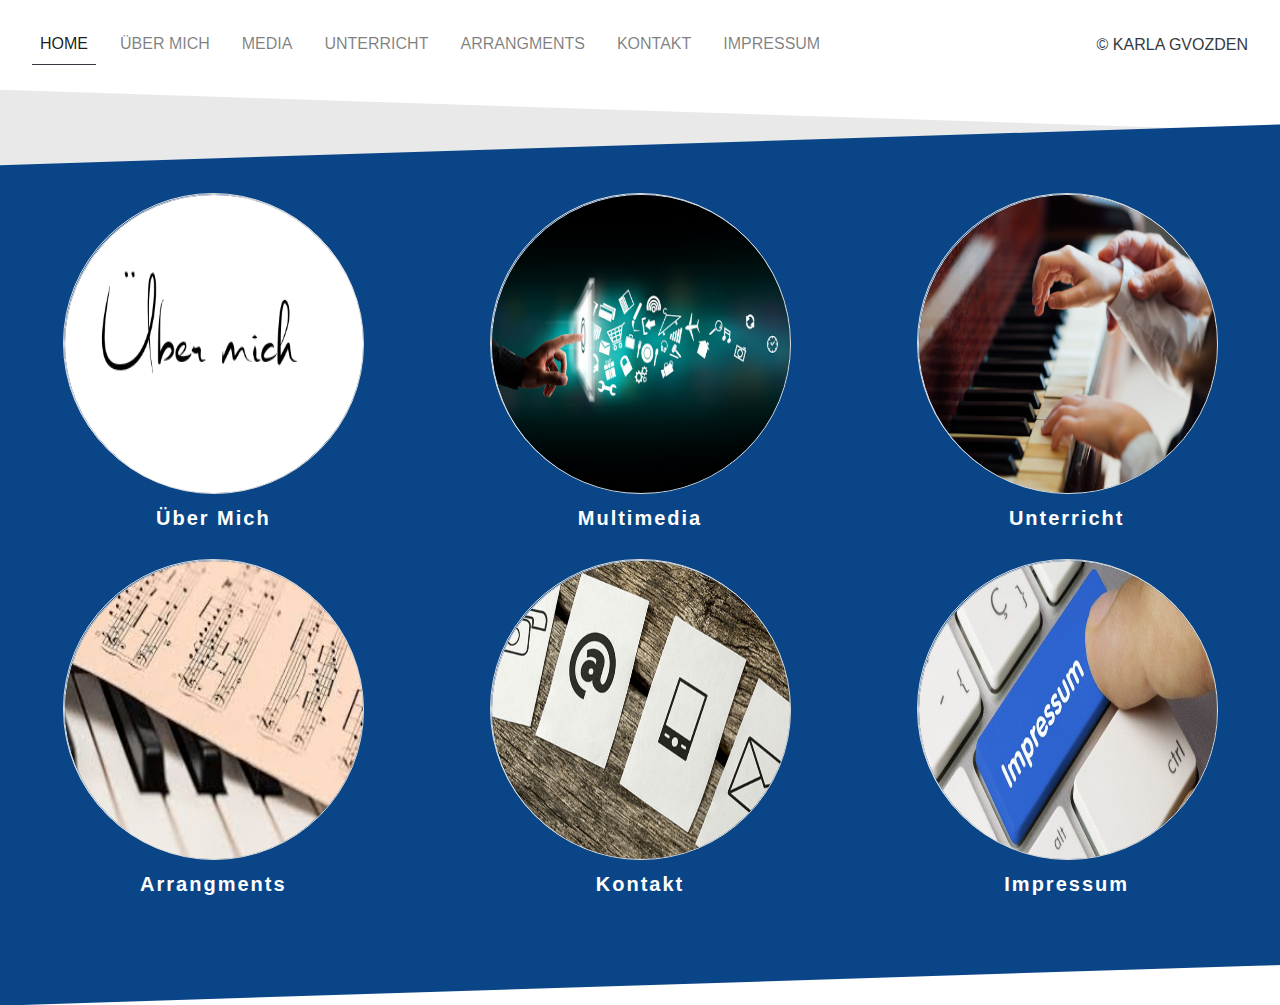
<file: index.html>
<!DOCTYPE html>
<html lang="en">
<head>
    <meta charset="UTF-8">
    <meta name="viewport" content="width=device-width, initial-scale=1.0">
    <title>Home Page</title>
    <script src="jquery.min.js"></script>
    <script src="bootstrap.min.js"></script>
    <link rel="stylesheet" href="bootstrap.css">
    <link rel="stylesheet" href="style.css">
</head>
<body>
    <nav class="navbar navbar-expand-lg m-3 navbar-light" role="navigation">
        <button class="navbar-toggler" type="button" data-toggle="collapse" data-target="#navbarText" aria-controls="navbarText" aria-expanded="false" aria-label="Toggle navigation">
        <span class="navbar-toggler-icon"></span>
        </button>
        <div class="collapse navbar-collapse" id="navbarText">
          <ul class="navbar-nav mr-auto">
            <li class="nav-item active">
              <a class="nav-link border-bottom border-dark" href="">HOME<span class="sr-only border-bottom">(current)</span></a>
            </li>
            <li class="nav-item ml-3">
              <a class="nav-link" href="about.html">ÜBER MICH</a>
            </li>
            <li class="nav-item ml-3">
              <a class="nav-link" href="media.html">MEDIA</a>
            </li>
            <li class="nav-item ml-3">
              <a class="nav-link" href="unterricht.html">UNTERRICHT</a>
            </li>
            <li class="nav-item ml-3">
              <a class="nav-link" href="arrangments.html">ARRANGMENTS</a>
            </li>
            <li class="nav-item ml-3">
              <a class="nav-link" href="contact.html">KONTAKT</a>
            </li>
            <li class="nav-item ml-3">
              <a class="nav-link" href="impressum.html">IMPRESSUM</a>
            </li>
          </ul>
          <span class="navbar-text text-dark">
            &copy; KARLA GVOZDEN
          </span>
        </div>
    </nav>

        <!-- <div class="cms-block-container-row row cms-row ">
            <div class="col-12">
                <div class="cms-element-image">
                    <div class="">
                        <img src="assets/keil_oben.svg" class="" data-object-fit="cover" style="margin-bottom: -10px;"/>
                    </div>
                </div>
            </div>
        </div> -->


    <div class="container-fluid">
      <div class="row">
        <div class="col-12 p-0 m-0">
          <div>
            <img src="assets/keil_oben.svg" class="" data-object-fit="cover" style="object-fit: cover; min-height: 80px;"/>
          </div>
        </div>
      </div>

      <div class="row d-flex justify-content-between pt-4 container-style">
        <div class="col-12 col-md-6 col-lg-4 image-text-wrapper">
          <a href="about.html" class="a-img-style">
          <img class="img-style" src="assets/Über-mich.png" />
          </a>
          <p class="text-style"><a class="a-text-style" href="about.html"><a class="a-text-style" href="about.html">Über Mich</a></p>
        </div>
        <div class="col-12 col-md-6 col-lg-4 image-text-wrapper">
          <a href="media.html" class="a-img-style">
          <img class="img-style" src="assets/multimedia.jpg" />
          </a>
          <p class="text-style"><a class="a-text-style" href="media.html">Multimedia</a></p>
        </div>
        <div class="col-12 col-md-6 col-lg-4 image-text-wrapper"> 
          <a href="unterricht.html" class="a-img-style">
          <img class="img-style" src="assets/unterricht.jpg" stlye="object-fit: cover;" />
          </a>
          <p class="text-style"><a class="a-text-style" href="unterricht.html">Unterricht</a></p>
        </div>
      </div>

      <div class="row d-flex justify-content-between container-style">
        <div class="col-12 col-md-6 col-lg-4 image-text-wrapper">
          <a href="arrangments.html" class="a-img-style">
          <img class="img-style" src="assets/arrangement.jpg" />
          </a>
          <p class="text-style"><a class="a-text-style" href="arrangments.html">Arrangments</a></p>
        </div>
        <div class="col-12 col-md-6 col-lg-4 image-text-wrapper"> 
          <a href="contact.html" class="a-img-style">
          <img class="img-style" src="assets/kontakt.jpg" />
          </a>
          <p class="text-style"><a class="a-text-style" href="contact.html">Kontakt</a></p>
        </div>
        <div class="col-12 col-md-6 col-lg-4 image-text-wrapper"> 
          <a href="impressum.html" class="a-img-style">
          <img class="img-style" src="assets/impressum.jpg" stlye="object-fit: cover;" />
          </a>
          <p class="text-style"><a class="a-text-style" href="impressum.html">Impressum</a></p>
        </div>
      </div>

      <div class="row">
        <div class="col-12 p-0 m-0">
          <div class="cms-image-container is-cover" style="min-height: 80px;">
            <img src="assets/keil_unten.svg" class="cms-image" style="object-fit: cover; min-height: 80px;" />
          </div>
        </div>
      </div>

    </div>

            
</body>
</html>
</file>
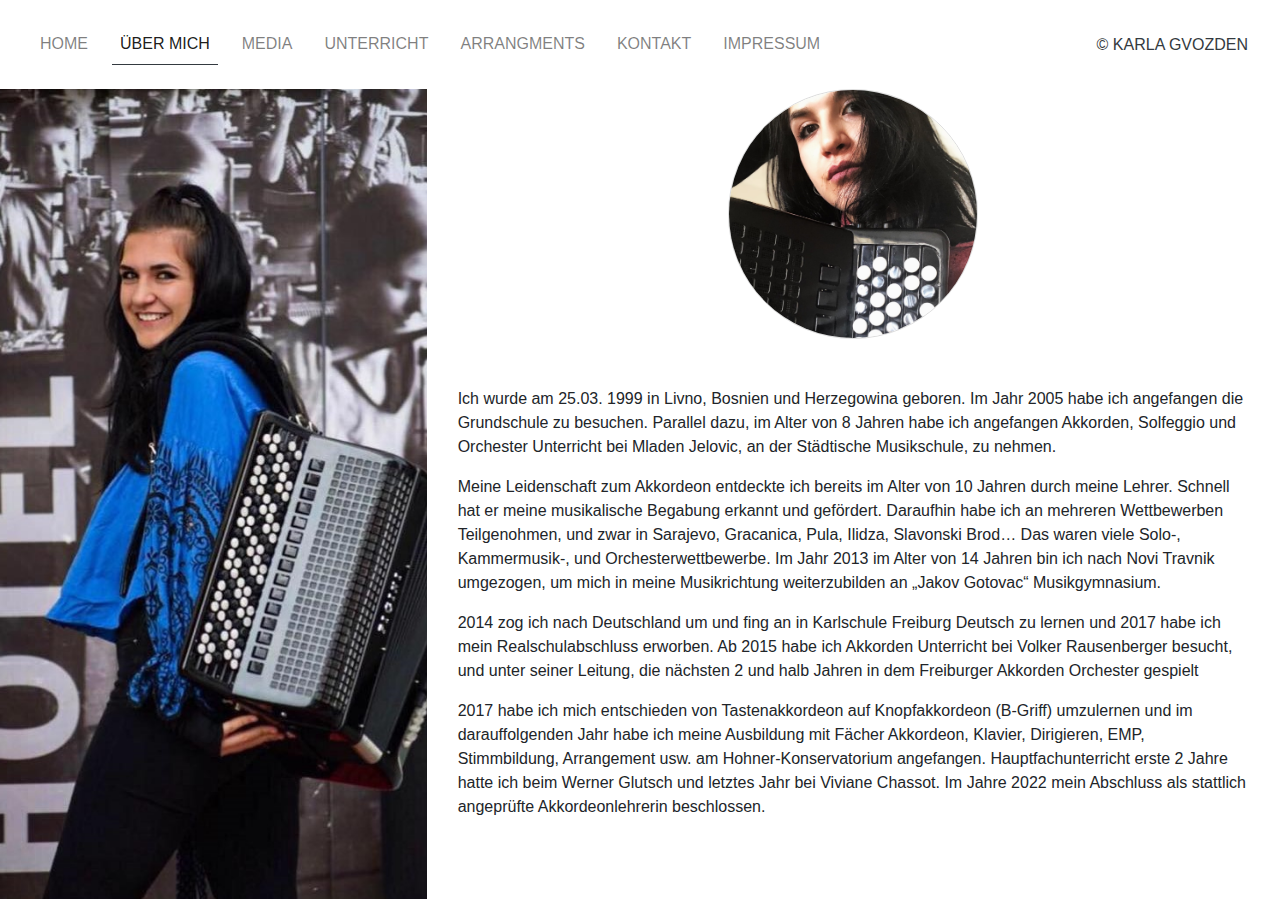
<file: about.html>
<!DOCTYPE html>
<html lang="en">
<head>
    <meta charset="UTF-8">
    <meta name="viewport" content="width=device-width, initial-scale=1.0">
    <script src="jquery.min.js"></script>
    <script src="bootstrap.min.js"></script>
    <link rel="stylesheet" href="bootstrap.css">
    <link rel="stylesheet" href="style.css">
    <title>About me</title>
</head>
<body>
  <nav class="navbar navbar-expand-lg m-3 navbar-light" role="navigation">
    <button class="navbar-toggler" type="button" data-toggle="collapse" data-target="#navbarText" aria-controls="navbarText" aria-expanded="false" aria-label="Toggle navigation">
    <span class="navbar-toggler-icon"></span>
    </button>
    <div class="collapse navbar-collapse" id="navbarText">
      <ul class="navbar-nav mr-auto">
        <li class="nav-item">
          <a class="nav-link" href="index.html">HOME</a>
        </li>
        <li class="nav-item active ml-3">
          <a class="nav-link border-bottom border-dark" href="">ÜBER MICH<span class="sr-only border-bottom">(current)</span></a>
        </li>
        <li class="nav-item ml-3">
          <a class="nav-link" href="media.html">MEDIA</a>
        </li>
        <li class="nav-item ml-3">
          <a class="nav-link" href="unterricht.html">UNTERRICHT</a>
        </li>
        <li class="nav-item ml-3">
          <a class="nav-link" href="arrangments.html">ARRANGMENTS</a>
        </li>
        <li class="nav-item ml-3">
          <a class="nav-link" href="contact.html">KONTAKT</a>
        </li>
        <li class="nav-item ml-3">
          <a class="nav-link" href="impressum.html">IMPRESSUM</a>
        </li>
      </ul>
      <span class="navbar-text text-dark">
        &copy; KARLA GVOZDEN
      </span>
    </div>
</nav>

    <div class="container-fluid" style="height: 90%;">
      <div class="row h-100">
        <div class="d-none d-md-block col-md-4 image-left">
    
        </div>
        <div class="col-md-8 mb-3">
          <div style="display: flex; justify-content: center;">
            <img class="img-style-about-me" src="assets/image8.jpeg" style="object-fit: cover;" />
          </div>
          <div class="mt-5 ml-3 mr-3">
          <p>
            Ich wurde am 25.03. 1999 in Livno, Bosnien und Herzegowina geboren. Im Jahr 2005 habe
            ich angefangen die Grundschule zu besuchen. Parallel dazu, im Alter von 8 Jahren habe ich
            angefangen Akkorden, Solfeggio und Orchester Unterricht bei Mladen Jelovic, an der
            Städtische Musikschule, zu nehmen.
          </p>
          <p>
            Meine Leidenschaft zum Akkordeon entdeckte ich bereits im Alter von 10 Jahren durch
            meine Lehrer. Schnell hat er meine musikalische Begabung erkannt und gefördert. Daraufhin
            habe ich an mehreren Wettbewerben Teilgenohmen, und zwar in Sarajevo, Gracanica, Pula,
            Ilidza, Slavonski Brod… Das waren viele Solo-, Kammermusik-, und Orchesterwettbewerbe.
            Im Jahr 2013 im Alter von 14 Jahren bin ich nach Novi Travnik umgezogen, um mich in
            meine Musikrichtung weiterzubilden an „Jakov Gotovac“ Musikgymnasium.
          </p>
          <p>
            2014 zog ich nach Deutschland um und fing an in Karlschule Freiburg Deutsch zu lernen und
            2017 habe ich mein Realschulabschluss erworben. Ab 2015 habe ich Akkorden Unterricht
            bei Volker Rausenberger besucht, und unter seiner Leitung, die nächsten 2 und halb Jahren
            in dem Freiburger Akkorden Orchester gespielt
          </p>
          <p>
            2017 habe ich mich entschieden von Tastenakkordeon auf Knopfakkordeon (B-Griff)
            umzulernen und im darauffolgenden Jahr habe ich meine Ausbildung mit Fächer Akkordeon,
            Klavier, Dirigieren, EMP, Stimmbildung, Arrangement usw. am Hohner-Konservatorium
            angefangen. Hauptfachunterricht erste 2 Jahre hatte ich beim Werner Glutsch und letztes
            Jahr bei Viviane Chassot. Im Jahre 2022 mein Abschluss als stattlich angeprüfte
            Akkordeonlehrerin beschlossen.
          </p>
          </div>
        </div>
      </div>
    </div>
</body>
</html>
</file>
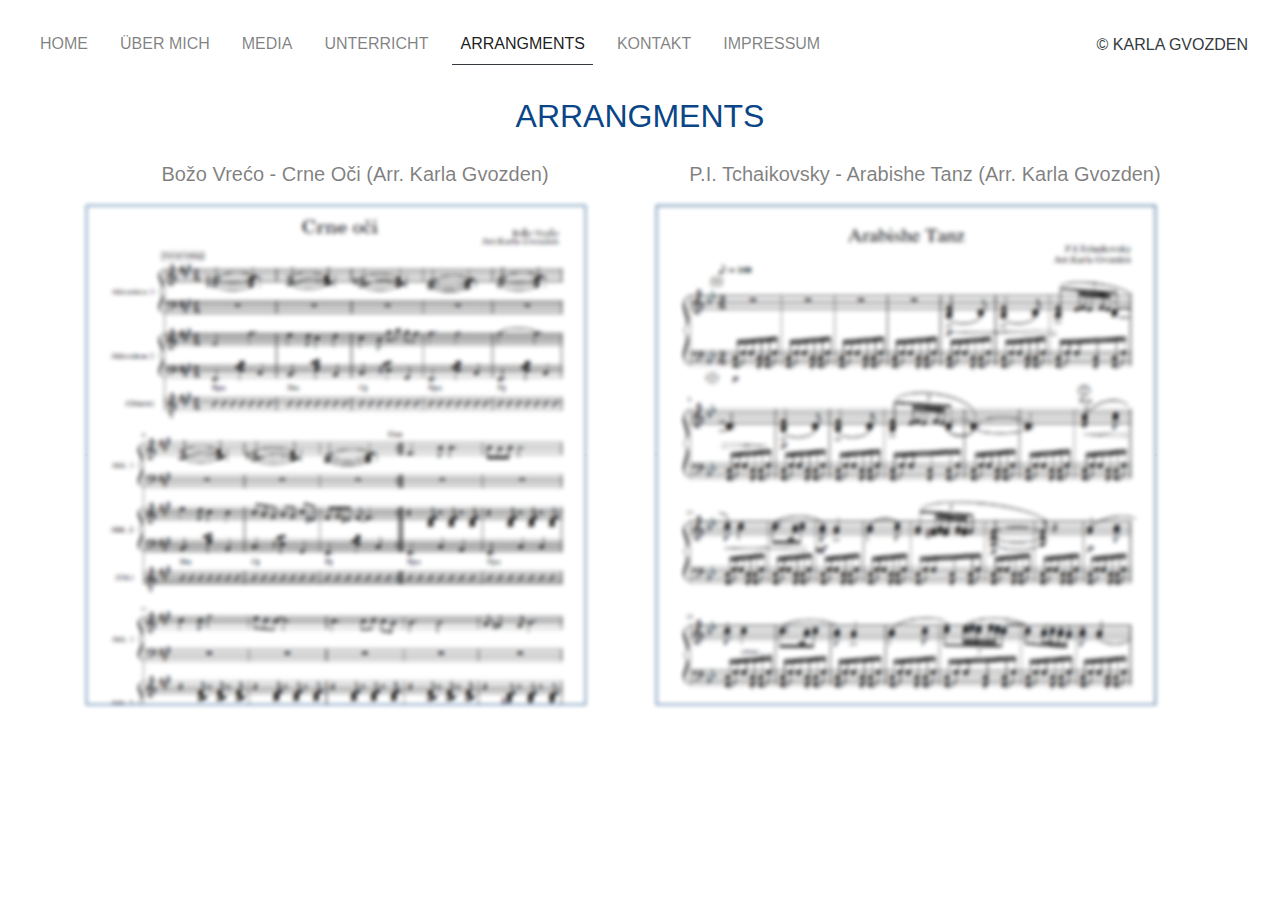
<file: arrangments.html>
<!DOCTYPE html>
<html lang="en">
<head>
    <meta charset="UTF-8">
    <meta name="viewport" content="width=device-width, initial-scale=1.0">
    <script src="jquery.min.js"></script>
    <script src="bootstrap.min.js"></script>
    <link rel="stylesheet" href="bootstrap.css">
    <link rel="stylesheet" href="style.css">
    <title>About me</title>
</head>
<body>
  <nav class="navbar navbar-expand-lg m-3 navbar-light" role="navigation">
    <button class="navbar-toggler" type="button" data-toggle="collapse" data-target="#navbarText" aria-controls="navbarText" aria-expanded="false" aria-label="Toggle navigation">
    <span class="navbar-toggler-icon"></span>
    </button>
    <div class="collapse navbar-collapse" id="navbarText">
      <ul class="navbar-nav mr-auto">
        <li class="nav-item">
          <a class="nav-link" href="index.html">HOME</a>
        </li>
        <li class="nav-item ml-3">
          <a class="nav-link" href="about.html">ÜBER MICH</a>
        </li>
        <li class="nav-item ml-3">
          <a class="nav-link" href="media.html">MEDIA</a>
        </li>
        <li class="nav-item ml-3">
          <a class="nav-link" href="unterricht.html">UNTERRICHT</a>
        </li>
        <li class="nav-item active ml-3">
          <a class="nav-link border-bottom border-dark">ARRANGMENTS<span class="sr-only border-bottom">(current)</span></a>
        </li>
        <li class="nav-item ml-3">
          <a class="nav-link" href="contact.html">KONTAKT</a>
        </li>
        <li class="nav-item ml-3">
          <a class="nav-link" href="impressum.html">IMPRESSUM</a>
        </li>
      </ul>
      <span class="navbar-text text-dark">
        &copy; KARLA GVOZDEN
      </span>
    </div>
</nav>

<div class="container mt-4">
    <h2 class="text-center" style="color: #0A4687;">ARRANGMENTS</h2>
    <div class="row mt-4">
        <div class="col-12 col-lg-6 h-75">
            <p class="text-center" style="color: rgba(0,0,0,.5); font-size:20px;">Božo Vrećo - Crne Oči (Arr. Karla Gvozden)</p>
            <a target="_blank" class="a-img-style" href="assets/Crne Oci. karla.pdf">
            <img height="500px" width="500px" style="border: 1px solid #0A4687; filter: blur(2px);" src="assets/crneoci.png">
            </a>
        </div>
        <div class="col-12 col-lg-6 h-75">
            <p class="text-center" style="color: rgba(0,0,0,.5); font-size:20px;">P.I. Tchaikovsky - Arabishe Tanz (Arr. Karla Gvozden)</p>
            <a target="_blank" class="a-img-style" href="assets/Arabishe_Tanz.pdf">
            <img height="500px" style="border: 1px solid #0A4687; filter: blur(2px);" width="500px" src="assets/arabishe.png">
            </a>
        </div>
    </div>
</div>

</body>
</html>
</file>
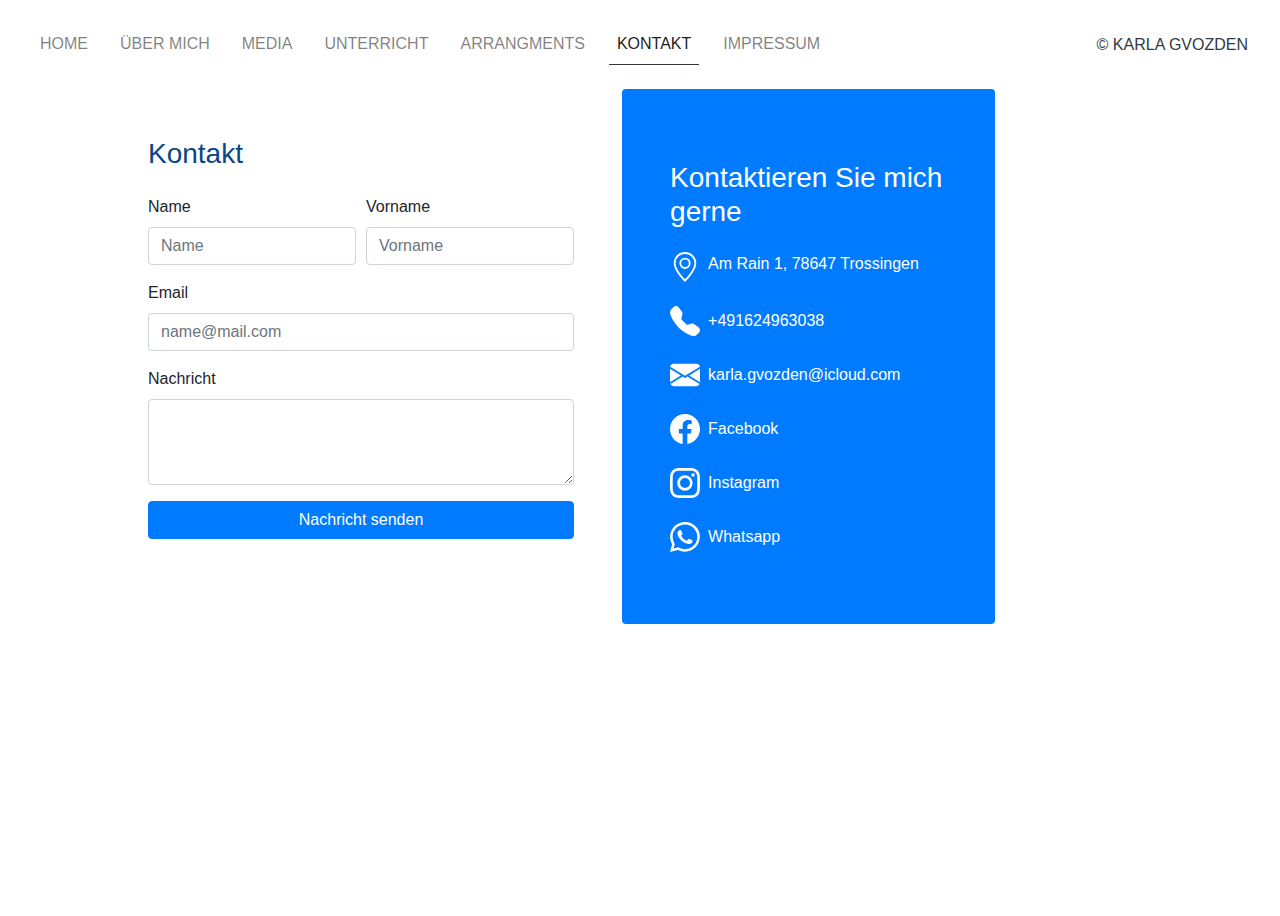
<file: contact.html>
<!DOCTYPE html>
<html lang="en">
<head>
    <meta charset="UTF-8">
    <meta name="viewport" content="width=device-width, initial-scale=1.0">
    <script src="jquery.min.js"></script>
    <script src="bootstrap.min.js"></script>
    <link rel="stylesheet" href="bootstrap.css">
    <link rel="stylesheet" href="style.css">
    <title>About me</title>
</head>
<body>
  <nav class="navbar navbar-expand-lg m-3 navbar-light" role="navigation">
    <button class="navbar-toggler" type="button" data-toggle="collapse" data-target="#navbarText" aria-controls="navbarText" aria-expanded="false" aria-label="Toggle navigation">
    <span class="navbar-toggler-icon"></span>
    </button>
    <div class="collapse navbar-collapse" id="navbarText">
      <ul class="navbar-nav mr-auto">
        <li class="nav-item">
          <a class="nav-link" href="index.html">HOME</a>
        </li>
        <li class="nav-item ml-3">
          <a class="nav-link" href="about.html">ÜBER MICH</a>
        </li>
        <li class="nav-item ml-3">
          <a class="nav-link" href="media.html">MEDIA</a>
        </li>
        <li class="nav-item ml-3">
          <a class="nav-link" href="unterricht.html">UNTERRICHT</a>
        </li>
        <li class="nav-item ml-3">
          <a class="nav-link" href="arrangments.html">ARRANGMENTS</a>
        </li>
        <li class="nav-item active ml-3">
          <a class="nav-link border-bottom border-dark">KONTAKT<span class="sr-only border-bottom">(current)</span></a>
        </li>
        <li class="nav-item ml-3">
          <a class="nav-link" href="impressum.html">IMPRESSUM</a>
        </li>
      </ul>
      <span class="navbar-text text-dark">
        &copy; KARLA GVOZDEN
      </span>
    </div>
</nav>

<div class="container">
    <div class="justify-content-center">
        <div class="col-lg-10 col-md-12" style="background-color: white;">
            <div class="wrapper">
                <div class="row no-gutters">
                    <div class="col-md-7 d-flex align-items-stretch">
                        <div class="contact-wrap w-100 p-md-5 p-4">
                            <h3 class="mb-4" style="color: #0A4687;">Kontakt</h3>
                            <form>
                                <div class="form-row">
                                  <div class="form-group col-md-6">
                                    <label for="inputEmail4">Name</label>
                                    <input type="text" class="form-control" id="inputEmail4" placeholder="Name">
                                  </div>
                                  <div class="form-group col-md-6">
                                    <label for="inputPassword4">Vorname</label>
                                    <input type="text" class="form-control" id="inputPassword4" placeholder="Vorname">
                                  </div>
                                </div>
                                <div class="form-group">
                                  <label for="inputAddress">Email</label>
                                  <input type="email" class="form-control" id="inputAddress" placeholder="name@mail.com">
                                </div>
                                <div class="form-group">
                                    <label for="exampleFormControlTextarea1">Nachricht</label>
                                    <textarea class="form-control" id="exampleFormControlTextarea1" rows="3"></textarea>
                                  </div>
                                <button type="submit" class="btn btn-primary btn-block">Nachricht senden</button>
                              </form>
                        </div>
                    </div>
                    <div class="col-md-5 d-flex align-items-stretch">
                        <div class="info-wrap bg-primary w-100 p-lg-5 p-4 rounded justify-content-between">
                            <h3 class="mb-4 mt-md-4 text-white">Kontaktieren Sie mich gerne</h3>
                            <div class="w-100 d-flex align-items-start pb-4 justify-content">
                                <svg xmlns="http://www.w3.org/2000/svg" width="30" height="30" fill="white" class="bi bi-geo-alt" viewBox="0 0 16 16">
                                    <path d="M12.166 8.94c-.524 1.062-1.234 2.12-1.96 3.07A31.493 31.493 0 0 1 8 14.58a31.481 31.481 0 0 1-2.206-2.57c-.726-.95-1.436-2.008-1.96-3.07C3.304 7.867 3 6.862 3 6a5 5 0 0 1 10 0c0 .862-.305 1.867-.834 2.94zM8 16s6-5.686 6-10A6 6 0 0 0 2 6c0 4.314 6 10 6 10z"/>
                                    <path d="M8 8a2 2 0 1 1 0-4 2 2 0 0 1 0 4zm0 1a3 3 0 1 0 0-6 3 3 0 0 0 0 6z"/>
                                </svg>
                                <span class="pl-2 text-white">Am Rain 1, 78647 Trossingen</span>
                            </div>
                            <div class="w-100 d-flex align-items-center pb-4">
                                <svg xmlns="http://www.w3.org/2000/svg" width="30" height="30" fill="white" class="bi bi-telephone-fill" viewBox="0 0 16 16">
                                    <path fill-rule="evenodd" d="M1.885.511a1.745 1.745 0 0 1 2.61.163L6.29 2.98c.329.423.445.974.315 1.494l-.547 2.19a.678.678 0 0 0 .178.643l2.457 2.457a.678.678 0 0 0 .644.178l2.189-.547a1.745 1.745 0 0 1 1.494.315l2.306 1.794c.829.645.905 1.87.163 2.611l-1.034 1.034c-.74.74-1.846 1.065-2.877.702a18.634 18.634 0 0 1-7.01-4.42 18.634 18.634 0 0 1-4.42-7.009c-.362-1.03-.037-2.137.703-2.877L1.885.511z"/>
                                  </svg>
                                <span class="pl-2 text-white"><a style="color: white;" href="tel:+491624963038">+491624963038</a></span>
                            </div>
                            <div class="w-100 d-flex align-items-center pb-4">
                                <svg xmlns="http://www.w3.org/2000/svg" width="30" height="30" fill="white" class="bi bi-envelope-fill" viewBox="0 0 16 16">
                                    <path d="M.05 3.555A2 2 0 0 1 2 2h12a2 2 0 0 1 1.95 1.555L8 8.414.05 3.555zM0 4.697v7.104l5.803-3.558L0 4.697zM6.761 8.83l-6.57 4.027A2 2 0 0 0 2 14h12a2 2 0 0 0 1.808-1.144l-6.57-4.027L8 9.586l-1.239-.757zm3.436-.586L16 11.801V4.697l-5.803 3.546z"/>
                                  </svg>
                                <span class="pl-2 text-white">karla.gvozden@icloud.com</span>
                            </div>
                            <div class="w-100 d-flex align-items-center pb-4">
                                <svg xmlns="http://www.w3.org/2000/svg" width="30" height="30" fill="white" class="bi bi-facebook" viewBox="0 0 16 16">
                                    <path d="M16 8.049c0-4.446-3.582-8.05-8-8.05C3.58 0-.002 3.603-.002 8.05c0 4.017 2.926 7.347 6.75 7.951v-5.625h-2.03V8.05H6.75V6.275c0-2.017 1.195-3.131 3.022-3.131.876 0 1.791.157 1.791.157v1.98h-1.009c-.993 0-1.303.621-1.303 1.258v1.51h2.218l-.354 2.326H9.25V16c3.824-.604 6.75-3.934 6.75-7.951z"/>
                                  </svg>
                                <span class="pl-2 text-white"><a style="color: white;" href="https://www.facebook.com/karla.gvozden">Facebook</a></span>
                            </div>
                            <div class="w-100 d-flex align-items-center pb-4">
                                <svg xmlns="http://www.w3.org/2000/svg" width="30" height="30" fill="white" class="bi bi-instagram" viewBox="0 0 16 16">
                                    <path d="M8 0C5.829 0 5.556.01 4.703.048 3.85.088 3.269.222 2.76.42a3.917 3.917 0 0 0-1.417.923A3.927 3.927 0 0 0 .42 2.76C.222 3.268.087 3.85.048 4.7.01 5.555 0 5.827 0 8.001c0 2.172.01 2.444.048 3.297.04.852.174 1.433.372 1.942.205.526.478.972.923 1.417.444.445.89.719 1.416.923.51.198 1.09.333 1.942.372C5.555 15.99 5.827 16 8 16s2.444-.01 3.298-.048c.851-.04 1.434-.174 1.943-.372a3.916 3.916 0 0 0 1.416-.923c.445-.445.718-.891.923-1.417.197-.509.332-1.09.372-1.942C15.99 10.445 16 10.173 16 8s-.01-2.445-.048-3.299c-.04-.851-.175-1.433-.372-1.941a3.926 3.926 0 0 0-.923-1.417A3.911 3.911 0 0 0 13.24.42c-.51-.198-1.092-.333-1.943-.372C10.443.01 10.172 0 7.998 0h.003zm-.717 1.442h.718c2.136 0 2.389.007 3.232.046.78.035 1.204.166 1.486.275.373.145.64.319.92.599.28.28.453.546.598.92.11.281.24.705.275 1.485.039.843.047 1.096.047 3.231s-.008 2.389-.047 3.232c-.035.78-.166 1.203-.275 1.485a2.47 2.47 0 0 1-.599.919c-.28.28-.546.453-.92.598-.28.11-.704.24-1.485.276-.843.038-1.096.047-3.232.047s-2.39-.009-3.233-.047c-.78-.036-1.203-.166-1.485-.276a2.478 2.478 0 0 1-.92-.598 2.48 2.48 0 0 1-.6-.92c-.109-.281-.24-.705-.275-1.485-.038-.843-.046-1.096-.046-3.233 0-2.136.008-2.388.046-3.231.036-.78.166-1.204.276-1.486.145-.373.319-.64.599-.92.28-.28.546-.453.92-.598.282-.11.705-.24 1.485-.276.738-.034 1.024-.044 2.515-.045v.002zm4.988 1.328a.96.96 0 1 0 0 1.92.96.96 0 0 0 0-1.92zm-4.27 1.122a4.109 4.109 0 1 0 0 8.217 4.109 4.109 0 0 0 0-8.217zm0 1.441a2.667 2.667 0 1 1 0 5.334 2.667 2.667 0 0 1 0-5.334z"/>
                                  </svg>
                               <span class="pl-2 text-white">Instagram</span>
                            </div>
                            <div class="w-100 d-flex align-items-center pb-4">
                                <svg xmlns="http://www.w3.org/2000/svg" width="30" height="30" fill="white" class="bi bi-whatsapp" viewBox="0 0 16 16">
                                    <path d="M13.601 2.326A7.854 7.854 0 0 0 7.994 0C3.627 0 .068 3.558.064 7.926c0 1.399.366 2.76 1.057 3.965L0 16l4.204-1.102a7.933 7.933 0 0 0 3.79.965h.004c4.368 0 7.926-3.558 7.93-7.93A7.898 7.898 0 0 0 13.6 2.326zM7.994 14.521a6.573 6.573 0 0 1-3.356-.92l-.24-.144-2.494.654.666-2.433-.156-.251a6.56 6.56 0 0 1-1.007-3.505c0-3.626 2.957-6.584 6.591-6.584a6.56 6.56 0 0 1 4.66 1.931 6.557 6.557 0 0 1 1.928 4.66c-.004 3.639-2.961 6.592-6.592 6.592zm3.615-4.934c-.197-.099-1.17-.578-1.353-.646-.182-.065-.315-.099-.445.099-.133.197-.513.646-.627.775-.114.133-.232.148-.43.05-.197-.1-.836-.308-1.592-.985-.59-.525-.985-1.175-1.103-1.372-.114-.198-.011-.304.088-.403.087-.088.197-.232.296-.346.1-.114.133-.198.198-.33.065-.134.034-.248-.015-.347-.05-.099-.445-1.076-.612-1.47-.16-.389-.323-.335-.445-.34-.114-.007-.247-.007-.38-.007a.729.729 0 0 0-.529.247c-.182.198-.691.677-.691 1.654 0 .977.71 1.916.81 2.049.098.133 1.394 2.132 3.383 2.992.47.205.84.326 1.129.418.475.152.904.129 1.246.08.38-.058 1.171-.48 1.338-.943.164-.464.164-.86.114-.943-.049-.084-.182-.133-.38-.232z"/>
                                  </svg>
                                <span class="pl-2 text-white">Whatsapp</span>
                            </div>
                        </div>
                    </div>
                </div>
            </div>
        </div>
    </div>
</div>

</body>
</html>
</file>
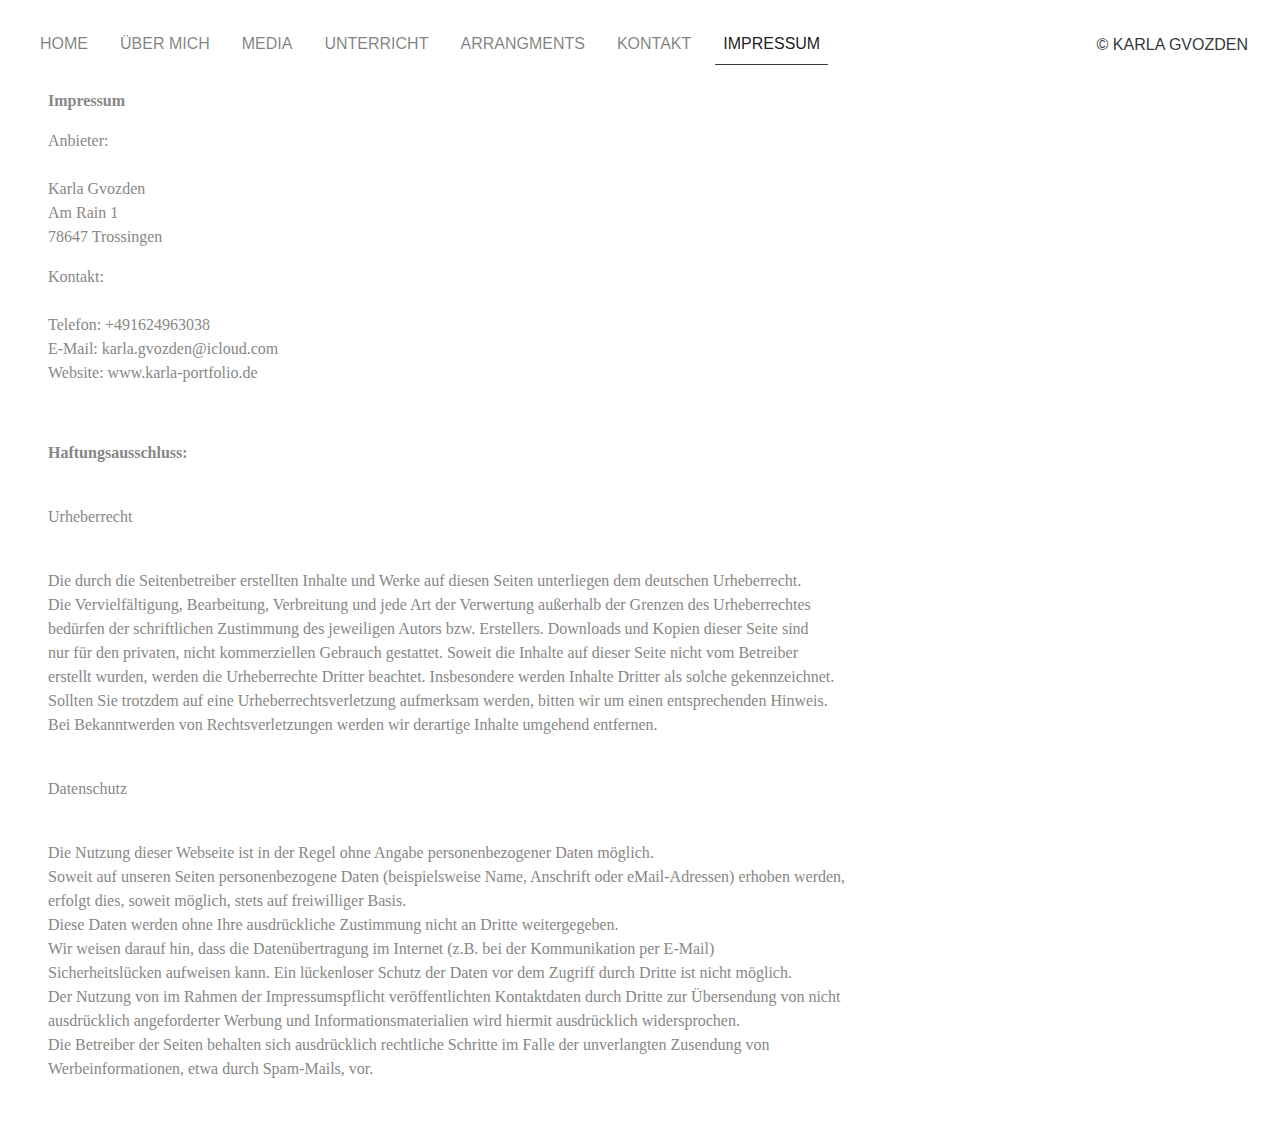
<file: impressum.html>
<!DOCTYPE html>
<html lang="en">
<head>
    <meta charset="UTF-8">
    <meta name="viewport" content="width=device-width, initial-scale=1.0">
    <script src="jquery.min.js"></script>
    <script src="bootstrap.min.js"></script>
    <link rel="stylesheet" href="bootstrap.css">
    <link rel="stylesheet" href="style.css">
    <title>About me</title>
</head>
<body>
  <nav class="navbar navbar-expand-lg m-3 navbar-light" role="navigation">
    <button class="navbar-toggler" type="button" data-toggle="collapse" data-target="#navbarText" aria-controls="navbarText" aria-expanded="false" aria-label="Toggle navigation">
    <span class="navbar-toggler-icon"></span>
    </button>
    <div class="collapse navbar-collapse" id="navbarText">
      <ul class="navbar-nav mr-auto">
        <li class="nav-item">
          <a class="nav-link" href="index.html">HOME</a>
        </li>
        <li class="nav-item ml-3">
          <a class="nav-link" href="">ÜBER MICH</a>
        </li>
        <li class="nav-item ml-3">
          <a class="nav-link" href="media.html">MEDIA</a>
        </li>
        <li class="nav-item ml-3">
          <a class="nav-link" href="unterricht.html">UNTERRICHT</a>
        </li>
        <li class="nav-item ml-3">
          <a class="nav-link" href="arrangments.html">ARRANGMENTS</a>
        </li>
        <li class="nav-item ml-3">
          <a class="nav-link" href="contact.html">KONTAKT</a>
        </li>
        <li class="nav-item active ml-3">
          <a class="nav-link border-bottom border-dark">IMPRESSUM<span class="sr-only border-bottom">(current)</span></a>
        </li>
      </ul>
      <span class="navbar-text text-dark">
        &copy; KARLA GVOZDEN
      </span>
    </div>
</nav>

<div class="ml-5 impressum">

<p><strong>Impressum</strong></p>
<p>Anbieter:<br /><br />Karla Gvozden<br />Am Rain 1<br />78647 Trossingen</p>
<p>Kontakt:<br /><br />Telefon: +491624963038<br />E-Mail: karla.gvozden@icloud.com<br />Website: www.karla-portfolio.de</p>
<p> </p>
<p><strong>Haftungsausschluss:</strong></p><br />
<p>Urheberrecht</p><br />
<p>Die durch die Seitenbetreiber erstellten Inhalte und Werke auf diesen Seiten unterliegen dem deutschen Urheberrecht.<br />
    Die Vervielfältigung, Bearbeitung, Verbreitung und jede Art der Verwertung außerhalb der Grenzen des Urheberrechtes<br /> 
    bedürfen der schriftlichen Zustimmung des jeweiligen Autors bzw. Erstellers. Downloads und Kopien dieser Seite sind <br />
    nur für den privaten, nicht kommerziellen Gebrauch gestattet. Soweit die Inhalte auf dieser Seite nicht vom Betreiber<br /> 
    erstellt wurden, werden die Urheberrechte Dritter beachtet. Insbesondere werden Inhalte Dritter als solche gekennzeichnet. <br />
    Sollten Sie trotzdem auf eine Urheberrechtsverletzung aufmerksam werden, bitten wir um einen entsprechenden Hinweis.<br />
    Bei Bekanntwerden von Rechtsverletzungen werden wir derartige Inhalte umgehend entfernen.</p><br />
<p>
    Datenschutz
</p><br />
<p>
    Die Nutzung dieser Webseite ist in der Regel ohne Angabe personenbezogener Daten möglich. <br />
    Soweit auf unseren Seiten personenbezogene Daten (beispielsweise Name, Anschrift oder eMail-Adressen) erhoben werden, <br />
    erfolgt dies, soweit möglich, stets auf freiwilliger Basis. <br />
    Diese Daten werden ohne Ihre ausdrückliche Zustimmung nicht an Dritte weitergegeben.<br />
    Wir weisen darauf hin, dass die Datenübertragung im Internet (z.B. bei der Kommunikation per E-Mail) <br />
    Sicherheitslücken aufweisen kann. Ein lückenloser Schutz der Daten vor dem Zugriff durch Dritte ist nicht möglich.<br />
    Der Nutzung von im Rahmen der Impressumspflicht veröffentlichten Kontaktdaten durch Dritte zur Übersendung von nicht <br />
    ausdrücklich angeforderter Werbung und Informationsmaterialien wird hiermit ausdrücklich widersprochen. <br />
    Die Betreiber der Seiten behalten sich ausdrücklich rechtliche Schritte im Falle der unverlangten Zusendung von <br />
    Werbeinformationen, etwa durch Spam-Mails, vor.  
</p><br />

</div>

</body>
</html>
</file>
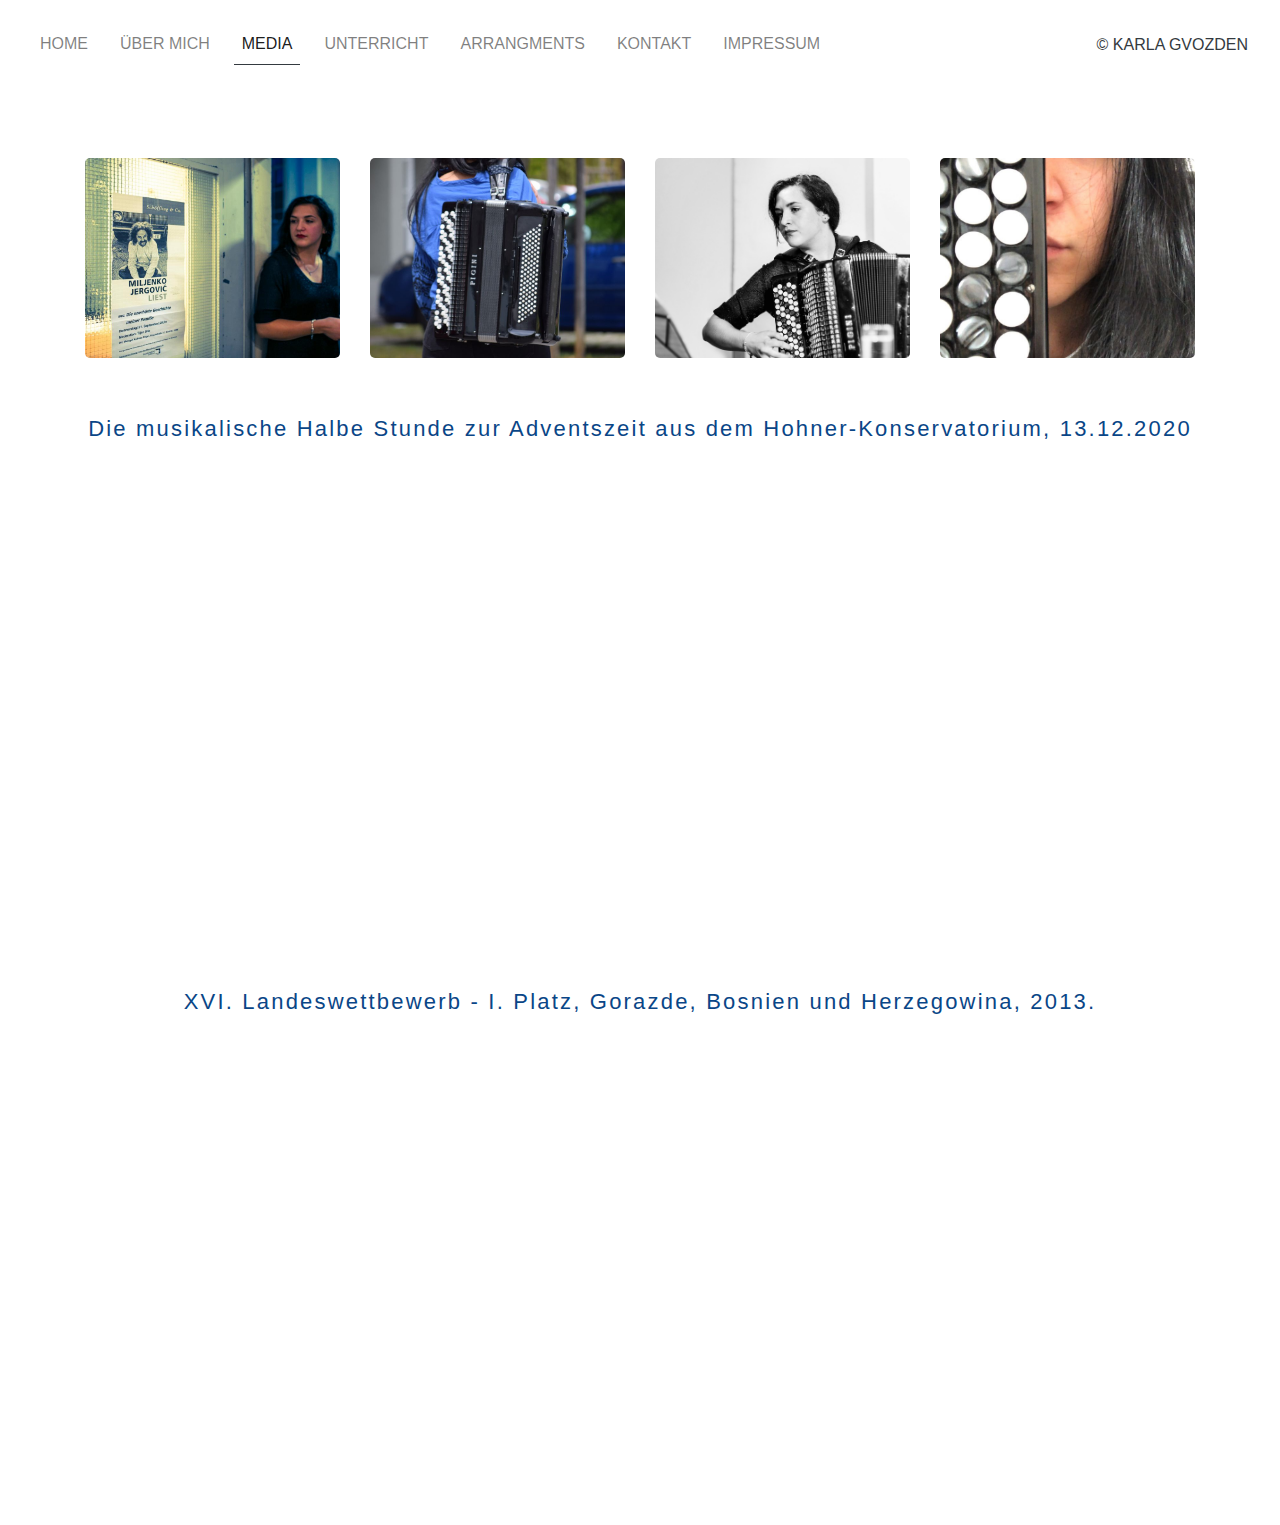
<file: media.html>
<!DOCTYPE html>
<html lang="en">
<head>
    <meta charset="UTF-8">
    <meta name="viewport" content="width=device-width, initial-scale=1.0">
    <script src="jquery.min.js"></script>
    <script src="bootstrap.min.js"></script>
    <link rel="stylesheet" href="bootstrap.css">
    <link rel="stylesheet" href="style.css">
    <title>About me</title>
</head>
<body>
  <nav class="navbar navbar-expand-lg m-3 navbar-light" role="navigation">
    <button class="navbar-toggler" type="button" data-toggle="collapse" data-target="#navbarText" aria-controls="navbarText" aria-expanded="false" aria-label="Toggle navigation">
    <span class="navbar-toggler-icon"></span>
    </button>
    <div class="collapse navbar-collapse" id="navbarText">
      <ul class="navbar-nav mr-auto">
        <li class="nav-item">
          <a class="nav-link" href="index.html">HOME</a>
        </li>
        <li class="nav-item ml-3">
          <a class="nav-link" href="about.html">ÜBER MICH</a>
        </li>
        <li class="nav-item active ml-3">
          <a class="nav-link border-bottom border-dark">MEDIA<span class="sr-only border-bottom">(current)</span></a>
        </li>
        <li class="nav-item ml-3">
          <a class="nav-link" href="unterricht.html">UNTERRICHT</a>
        </li>
        <li class="nav-item ml-3">
          <a class="nav-link" href="arrangments.html">ARRANGMENTS</a>
        </li>
        <li class="nav-item ml-3">
          <a class="nav-link" href="contact.html">KONTAKT</a>
        </li>
        <li class="nav-item ml-3">
          <a class="nav-link" href="impressum.html">IMPRESSUM</a>
        </li>
      </ul>
      <span class="navbar-text text-dark">
        &copy; KARLA GVOZDEN
      </span>
    </div>
</nav>

<div class="container page-top">
    <div class="row">
        <div class="col-lg-3 col-md-4 col-xs-6 thumb">
            <a href="assets/karla_1.jpeg" class="fancybox" rel="ligthbox">
                <img  src="assets/karla_1.jpeg" class="zoom img-fluid "  alt="">
            </a>
        </div>
        <div class="col-lg-3 col-md-4 col-xs-6 thumb">
            <a href="assets/karla_2.jpeg" class="fancybox" rel="ligthbox">
                <img  src="assets/karla_2.jpeg" class="zoom img-fluid"  alt="">
            </a>
        </div>
        
        <div class="col-lg-3 col-md-4 col-xs-6 thumb">
            <a href="assets/karla_3.jpeg" class="fancybox" rel="ligthbox">
                <img  src="assets/karla_3.jpeg" class="zoom img-fluid"  alt="">
            </a>
        </div>
        
        <div class="col-lg-3 col-md-4 col-xs-6 thumb">
            <a href="assets/karla_6.jpeg" class="fancybox" rel="ligthbox">
                <img  src="assets/karla_6.jpeg" class="zoom img-fluid "  alt="">
            </a>
        </div>
   </div>
</div>

<div class="container mt-4">
  <div class="row">
    <div class="col-12 text-center mb-4">
      <p class="videoTitle">Die musikalische Halbe Stunde zur Adventszeit aus dem Hohner-Konservatorium, 13.12.2020</p>
      <div class="embed-responsive embed-responsive-21by9">
        <iframe  src="https://www.youtube.com/embed/06RqH6O9lzg" title="YouTube video player" frameborder="0" allow="accelerometer; autoplay; clipboard-write; encrypted-media; gyroscope; picture-in-picture" allowfullscreen></iframe>
      </div>
    </div>
    <div class="col-12 text-center mt-4 pb-3">
      <p class="videoTitle">XVI. Landeswettbewerb - I. Platz, Gorazde, Bosnien und Herzegowina, 2013.</p>
      <div class="embed-responsive embed-responsive-21by9">
        <iframe src="https://www.youtube.com/embed/qzATNSCE8eY" title="YouTube video player" frameborder="0" allow="accelerometer; autoplay; clipboard-write; encrypted-media; gyroscope; picture-in-picture" allowfullscreen></iframe>
      </div>
    </div>
  </div>

</div>

</body>
</html>
</file>
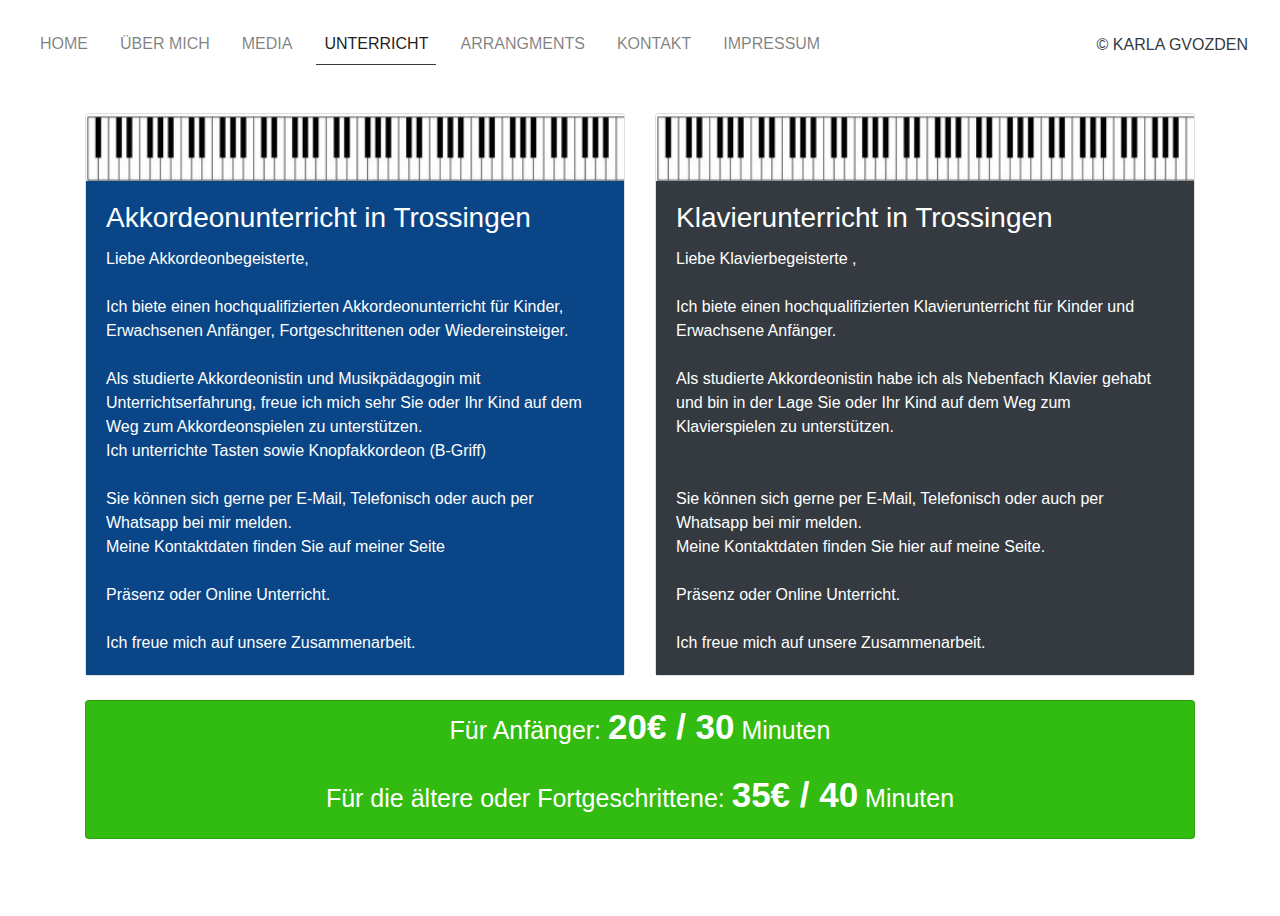
<file: unterricht.html>
<!DOCTYPE html>
<html lang="en">
<head>
    <meta charset="UTF-8">
    <meta name="viewport" content="width=device-width, initial-scale=1.0">
    <script src="jquery.min.js"></script>
    <script src="bootstrap.min.js"></script>
    <link rel="stylesheet" href="bootstrap.css">
    <link rel="stylesheet" href="style.css">
    <title>About me</title>
</head>
<body>
  <nav class="navbar navbar-expand-lg m-3 navbar-light" role="navigation">
    <button class="navbar-toggler" type="button" data-toggle="collapse" data-target="#navbarText" aria-controls="navbarText" aria-expanded="false" aria-label="Toggle navigation">
    <span class="navbar-toggler-icon"></span>
    </button>
    <div class="collapse navbar-collapse" id="navbarText">
      <ul class="navbar-nav mr-auto">
        <li class="nav-item">
          <a class="nav-link" href="index.html">HOME</a>
        </li>
        <li class="nav-item ml-3">
          <a class="nav-link" href="about.html">ÜBER MICH</a>
        </li>
        <li class="nav-item ml-3">
          <a class="nav-link" href="media.html">MEDIA</a>
        </li>
        <li class="nav-item active ml-3">
          <a class="nav-link border-bottom border-dark">UNTERRICHT<span class="sr-only border-bottom">(current)</span></a>
        </li>
        <li class="nav-item ml-3">
          <a class="nav-link" href="arrangments.html">ARRANGMENTS</a>
        </li>
        <li class="nav-item ml-3">
          <a class="nav-link" href="contact.html">KONTAKT</a>
        </li>
        <li class="nav-item ml-3">
          <a class="nav-link" href="impressum.html">IMPRESSUM</a>
        </li>
      </ul>
      <span class="navbar-text text-dark">
        &copy; KARLA GVOZDEN
      </span>
    </div>
</nav>

<div class="container pb-4">
    <div class="row">
        <div class="col-12 col-lg-6 mt-4">
            <div class="card">
                <img class="card-img-top" src="assets/piano.jpg" alt="Card image cap">
                <div class="card-body" class="bg-light" style="background-color: #0A4687; color: white;">
                  <h3 class="card-title">Akkordeonunterricht in Trossingen </h3>
                  <p class="card-text">Liebe Akkordeonbegeisterte, <br><br>

                    Ich biete einen hochqualifizierten Akkordeonunterricht für Kinder, Erwachsenen Anfänger, Fortgeschrittenen oder Wiedereinsteiger.<br><br>
                    
                    
                    Als studierte Akkordeonistin und Musikpädagogin mit Unterrichtserfahrung, 
                    freue ich mich sehr Sie oder Ihr Kind auf dem Weg zum Akkordeonspielen zu unterstützen.<br>
                    Ich unterrichte Tasten sowie Knopfakkordeon (B-Griff) <br><br>
                    
                    Sie können sich gerne per E-Mail, Telefonisch oder auch per Whatsapp bei mir melden. <br>
                    Meine Kontaktdaten finden Sie auf meiner Seite<br><br>
                    
                    Präsenz oder Online Unterricht. <br><br>
                    
                    
                    Ich freue mich auf unsere Zusammenarbeit. </p>
                </div>
              </div>
        </div>
        <div class="col-12 col-lg-6 mt-4">
            <div class="card">
                <img class="card-img-top" src="assets/piano.jpg" alt="Card image cap">
                <div class="card-body bg-dark" style= "color: white;">
                  <h3 class="card-title">Klavierunterricht in Trossingen </h3>
                  <p class="card-text">Liebe Klavierbegeisterte , <br><br>

                    Ich biete einen hochqualifizierten Klavierunterricht für Kinder und Erwachsene Anfänger. <br><br>
                    
                    
                    Als studierte Akkordeonistin habe ich als Nebenfach Klavier gehabt und bin in der Lage Sie 
                    oder Ihr Kind auf dem Weg zum Klavierspielen zu unterstützen.<br><br><br>
                    
                    Sie können sich gerne per E-Mail, Telefonisch oder auch per Whatsapp bei mir melden. <br>
                    Meine Kontaktdaten finden Sie hier auf meine Seite. <br><br>
                    
                    Präsenz oder Online Unterricht. <br><br>
                    
                    
                    Ich freue mich auf unsere Zusammenarbeit. </p>
                  
                </div>
              </div>
        </div>
    </div>
    <div class="row mt-4">
        <div class="col-12">
            <div class="card  text-center text-white" style="background-color: #32bb10;">
                <p style="font-size: 25px;">
                    Für Anfänger: <span style="font-size: 35px; font-weight: 600;">20€ / 30</span> Minuten
                  </p>
                  <p style="font-size: 25px;">
                    Für die ältere oder Fortgeschrittene: <span style="font-size: 35px; font-weight: 600;">35€ / 40</span> Minuten
                  </p>
            </div>
        </div>
    </div>
</div>


</body>
</html>
</file>
<file: style.css>
html, body {
    height: 100%;
}


.container-style {
    background-color: #0A4687;;
    color: white;
}

.img-style, .a-img-style {
    border: 1px solid #ddd;
    border-radius: 50%;
    height: 300px;
    width: 300px;
    margin: auto;
}

.img-style-about-me {
    border: 1px solid #ddd;
    border-radius: 50%;
    height: 250px;
    width: 250px;
    object-fit: cover;
}

.a-img-style:hover {
    cursor: pointer;
    filter: brightness(50%);
}

.a-text-style {
    color: inherit;
    object-fit: contain;
}

.text-style {
    text-align: center;
    font-size: 20px;
    font-weight: 600;
    padding: 10px 0 10px 0;
    letter-spacing: 0.1em;
}

.a-text-style:hover {
    cursor: pointer;
    filter: brightness(50%);
    text-decoration: none;
    color: inherit;
}

.image-text-wrapper {
    display: flex;
    flex-direction: column;
}

.image-left {
    background-image: url("assets/karla_4.jpg");
    background-repeat: no-repeat;
    background-size: cover;
    background-position-x: 60%;
}


#demo {
    height:100%;
    position:relative;
    overflow:hidden;
  }
  
  
  .green{
    background-color:#6fb936;
  }
          .thumb{
              margin-bottom: 30px;
          }
          
          .page-top{
              margin-top:85px;
          }
  
     
  img.zoom {
      width: 100%;
      height: 200px;
      border-radius:5px;
      object-fit:cover;
      -webkit-transition: all .3s ease-in-out;
      -moz-transition: all .3s ease-in-out;
      -o-transition: all .3s ease-in-out;
      -ms-transition: all .3s ease-in-out;
  }
          
   
  .transition {
      -webkit-transform: scale(1.2); 
      -moz-transform: scale(1.2);
      -o-transform: scale(1.2);
      transform: scale(1.2);
  }
      .modal-header {
     
       border-bottom: none;
  }
      .modal-title {
          color:#000;
      }
      .modal-footer{
        display:none;  
      }

.impressum {
    color: #878786;
    font-family: 'Times New Roman', Times, serifr;
}

.videoTitle {
    color: #0A4687;
    font-size: 22px;
    font-weight: 500;
    letter-spacing: 0.1em;
}
</file>
